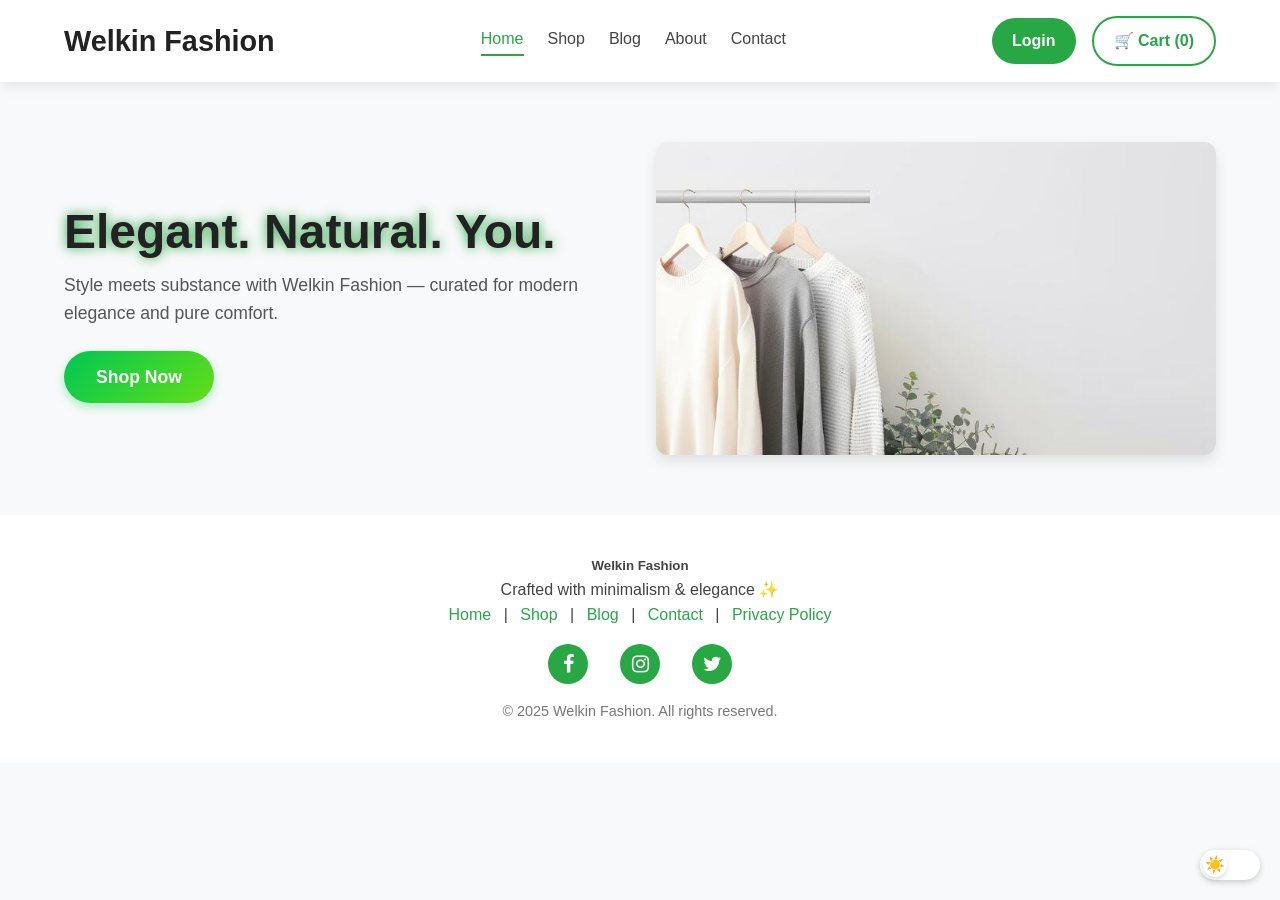
<file: welkin-fashion/index.html>
<!DOCTYPE html>
<html lang="en">
<head>
  <meta charset="UTF-8" />
  <meta name="viewport" content="width=device-width,initial-scale=1" />
  <title>Welkin Fashion</title>
  <link rel="stylesheet" href="css/style.css">
  <link rel="stylesheet" href="css/theme-toggle.css" />
  <link rel="stylesheet" href="https://cdnjs.cloudflare.com/ajax/libs/font-awesome/4.7.0/css/font-awesome.min.css">

</head>
<body>

<header class="main-header">
  <div class="container flex-space">
    <h2 class="logo">Welkin Fashion</h2>
    <nav class="nav-list">
      <a class="active" href="index.html">Home</a>
      <a href="shop.html">Shop</a>
      <a href="blog.html">Blog</a>
      <a href="regular-page.html">About</a>
      <a href="contact.html">Contact</a>
    </nav>
    <div class="header-actions">
      <!-- <button class="btn login-btn">Login</button> -->
      <a href="login.html" class="btn login-btn">Login</a>
      <!-- <button class="btn cart-btn">🛒 Cart (<span id="cart-count">0</span>)</button> -->
       <a href="cart.html" class="btn cart-btn">🛒 Cart (<span id="cart-count">0</span>)</a>
      <button class="mobile-menu-toggle">☰</button>
    </div>
  </div>
</header>

<section class="hero-section">
  <div class="container hero-content">
    <div class="hero-text">
      <h1 class="fade-in-down">Elegant. Natural. You.</h1>
      <p class="fade-in-up">
        Style meets substance with Welkin Fashion — curated for modern elegance and pure comfort.
      </p>

      <a href="shop.html" class="btn btn-success px-4 py-2 rounded-pill fs-5">Shop Now</a>
      <!-- <button class="btn shop-btn">Shop Now</button> -->
    </div>
    <div class="hero-image fade-in-right">
      <img src="img/core-img/hero-banner.jpg" alt="Hero banner" >
    </div>
  </div>
</section>

<footer class="site-footer">
  <div class="container">
    <h5>Welkin Fashion</h5>
    <p>Crafted with minimalism & elegance ✨</p>
    <div class="footer-links">
      <a href="index.html">Home</a> |
      <a href="shop.html">Shop</a> |
      <a href="blog.html">Blog</a> |
      <a href="contact.html">Contact</a> |
      <a href="privacy-policy.html">Privacy Policy</a>
    </div>
    <!-- <div class="social-icons">
      <a href="#">F</a><a href="#">I</a><a href="#">T</a>
    </div> -->


    <div class="social-icons">
  <a href="#" class="fa fa-facebook"></a>
  <a href="#" class="fa fa-instagram"></a>
  <a href="#" class="fa fa-twitter"></a>
</div>


    <p class="copyright">© 2025 Welkin Fashion. All rights reserved.</p>
  </div>
</footer>

<script src="js/main.js"></script>
<script src="js/index.js"></script> <!-- empty unless page-specific --> 






<!-- Theme Switcher -->

<script src="js/theme-toggle.js"></script>
</body>
</html>
</file>
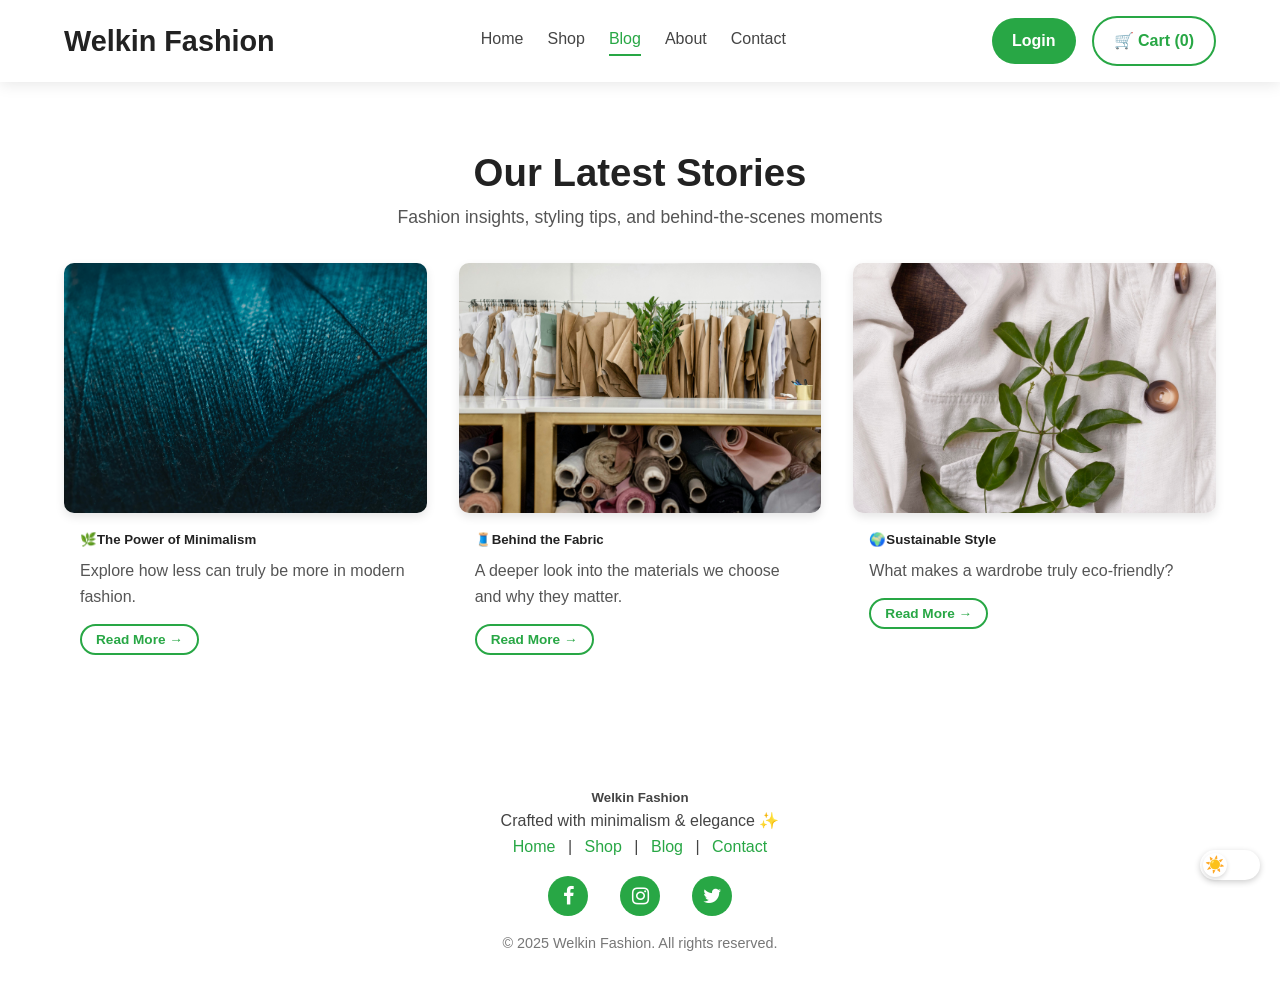
<file: welkin-fashion/blog.html>
<!DOCTYPE html>
<html lang="en">
<head>
  <meta charset="UTF-8" />
  <meta name="viewport" content="width=device-width, initial-scale=1.0" />
  <title>Blog — Welkin Fashion</title>
  <link rel="stylesheet" href="css/style.css" />
   <link rel="stylesheet" href="css/theme-toggle.css" />
   <link rel="stylesheet" href="https://cdnjs.cloudflare.com/ajax/libs/font-awesome/4.7.0/css/font-awesome.min.css">

</head>
<body>

<header class="main-header">
  <div class="container flex-space">
    <h2 class="logo">Welkin Fashion</h2>
    <nav class="nav-list">
      <a href="index.html">Home</a>
      <a href="shop.html">Shop</a>
      <a class="active" href="blog.html">Blog</a>
      <a href="regular-page.html">About</a>
      <a href="contact.html">Contact</a>
    </nav>
    <div class="header-actions">
      <!-- <button class="btn login-btn">Login</button> -->
       <a href="login.html" class="btn login-btn">Login</a>
      <!-- <button class="btn cart-btn">🛒 Cart (<span id="cart-count">0</span>)</button> -->
        <a href="cart.html" class="btn cart-btn">🛒 Cart (<span id="cart-count">0</span>)</a>
      <button class="mobile-menu-toggle">☰</button>
    </div>
  </div>
</header>

<section class="blog-section">
  <div class="container">
    <div class="section-heading">
      <h2>Our Latest Stories</h2>
      <p>Fashion insights, styling tips, and behind-the-scenes moments</p>
    </div>

    <div class="blog-grid">
      <!-- Blog 1 -->
      <div class="blog-card fade-in-up">
        <img src="img\blog-img\blog-1.jpg" alt="Blog 1" height="250" width="400">
        <div class="card-body">
          <h5 class="card-title">🌿The Power of Minimalism</h5>
          <p class="card-text">Explore how less can truly be more in modern fashion.</p>
          <a href="single-blog.html" class="btn outline small">Read More →</a>
        </div>
      </div>

      <!-- Blog 2 -->
      <div class="blog-card fade-in-up">
        <img src="img/blog-img/blog-2.jpg" alt="Blog 2"  height="250" width="400">
        <div class="card-body">
          <h5 class="card-title">🧵Behind the Fabric</h5>
          <p class="card-text">A deeper look into the materials we choose and why they matter.</p>
          <a href="single-blog.html" class="btn outline small">Read More →</a>
        </div>
      </div>

      <!-- Blog 3 -->
      <div class="blog-card fade-in-up">
        <img src="img/blog-img/blog-3.jpg" alt="Blog 3"  height="250" width="400">
        <div class="card-body">
          <h5 class="card-title">🌍Sustainable Style</h5>
          <p class="card-text">What makes a wardrobe truly eco-friendly?</p>
          <a href="single-blog.html" class="btn outline small">Read More →</a>
        </div>
      </div>
    </div>
  </div>
</section>

<footer class="site-footer">
  <div class="container text-center">
    <h5>Welkin Fashion</h5>
    <p>Crafted with minimalism & elegance ✨</p>
    <div class="footer-links">
      <a href="index.html">Home</a> |
      <a href="shop.html">Shop</a> |
      <a href="blog.html">Blog</a> |
      <a href="contact.html">Contact</a>
    </div>
    <!-- <div class="social-icons">
      <a href="#">F</a> <a href="#">I</a> <a href="#">T</a>
    </div> -->

    <div class="social-icons">
  <a href="#" class="fa fa-facebook"></a>
  <a href="#" class="fa fa-instagram"></a>
  <a href="#" class="fa fa-twitter"></a>
</div>

    <p class="copyright">© 2025 Welkin Fashion. All rights reserved.</p>
  </div>
</footer>

<script src="js/main.js"></script>
<script src="js/blog.js"></script>
<script src="js/theme-toggle.js"></script>
</body>
</html>
</file>
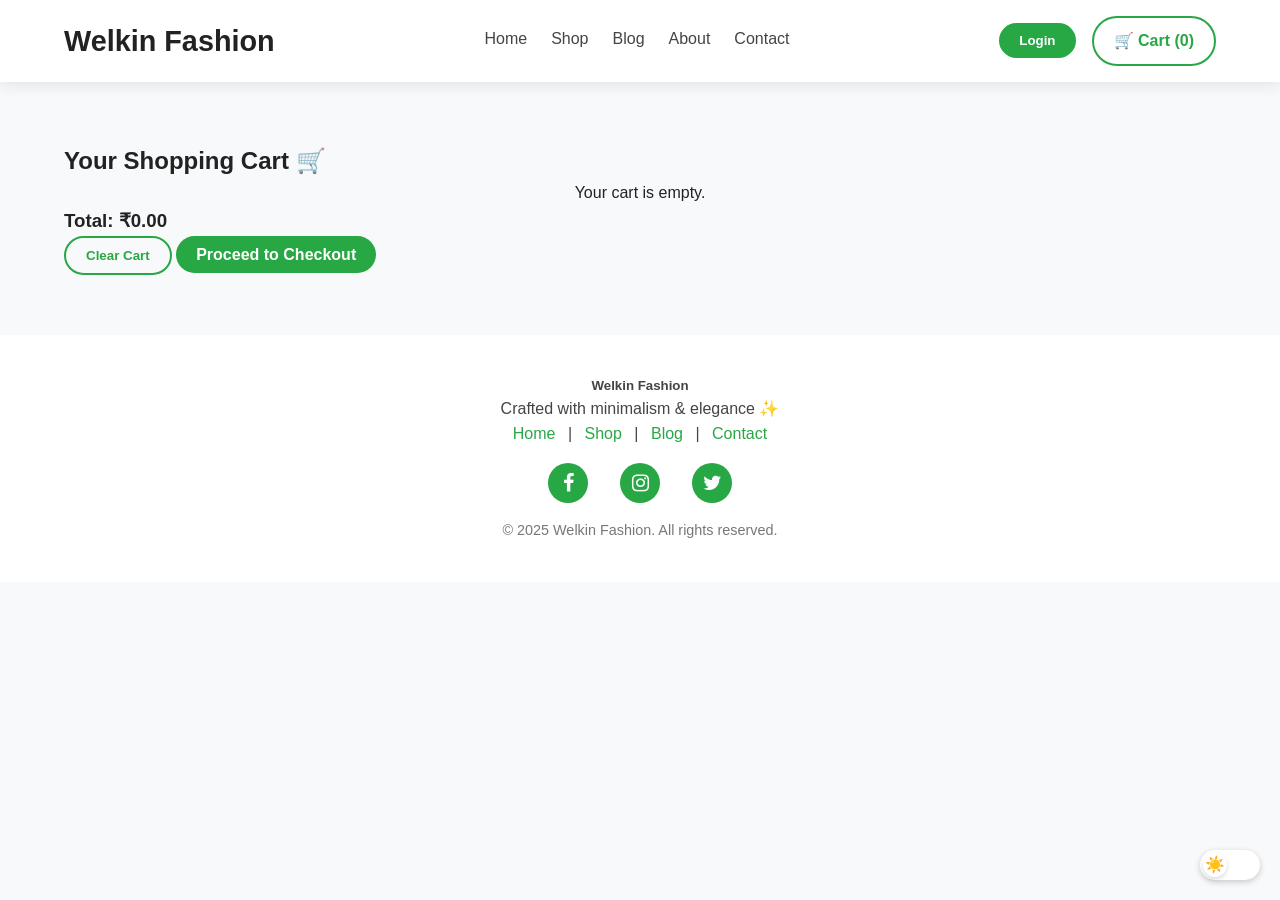
<file: welkin-fashion/cart.html>
<!DOCTYPE html>
<html lang="en">
<head>
  <meta charset="UTF-8" />
  <meta name="viewport" content="width=device-width, initial-scale=1.0" />
  <title>Your Cart — Welkin Fashion</title>
  <link rel="stylesheet" href="css/style.css" />
   <link rel="stylesheet" href="css/theme-toggle.css" />
   <link rel="stylesheet" href="https://cdnjs.cloudflare.com/ajax/libs/font-awesome/4.7.0/css/font-awesome.min.css">

</head>
<body>
  <!-- HEADER -->
  <header class="main-header">
    <div class="container flex-space">
      <h2 class="logo">Welkin Fashion</h2>
      <nav class="nav-list">
        <a href="index.html">Home</a>
        <a href="shop.html">Shop</a>
        <a href="blog.html">Blog</a>
        <a href="regular-page.html">About</a>
        <a href="contact.html">Contact</a>
      </nav>
      <div class="header-actions">
        <button class="btn login-btn">Login</button>
        <a href="cart.html" class="btn cart-btn active">🛒 Cart (<span id="cart-count">0</span>)</a>
        <button class="mobile-menu-toggle">☰</button>
      </div>
    </div>
  </header>

  <!-- CART SECTION -->
  <section class="cart-section">
    <div class="container">
      <h2>Your Shopping Cart 🛒</h2>
      <div id="cart-items"></div>
      <!-- <div class="total-section">
        <h3>Total: ₹<span id="cart-total">0.00</span></h3>
        <button id="clear-cart" class="btn outline">Clear Cart</button>
      </div> -->



      <div class="total-section">
  <h3>Total: ₹<span id="cart-total">0.00</span></h3>
  <button id="clear-cart" class="btn outline">Clear Cart</button>
  <a href="chekout.html" class="btn">Proceed to Checkout</a> <!-- ← Add this -->


  <!-- <a href="#" id="checkoutBtn" class="btn">Proceed to Checkout</a>
<script>
  document.getElementById('checkoutBtn').addEventListener('click', function () {
    window.location.href = 'checkout.html'; // JS redirection
  });
</script> -->

</div>

    </div>

  </section>

  <!-- FOOTER -->
  <footer class="site-footer">
    <div class="container text-center">
      <h5>Welkin Fashion</h5>
      <p>Crafted with minimalism & elegance ✨</p>
      <div class="footer-links"><a href="index.html">Home</a> | <a href="shop.html">Shop</a> | <a href="blog.html">Blog</a> | <a href="contact.html">Contact</a></div>
      <!-- <div class="social-icons"><a href="#">F</a><a href="#">I</a><a href="#">T</a></div> -->

      <div class="social-icons">
  <a href="#" class="fa fa-facebook"></a>
  <a href="#" class="fa fa-instagram"></a>
  <a href="#" class="fa fa-twitter"></a>
</div>

      <p class="copyright">© 2025 Welkin Fashion. All rights reserved.</p>
    </div>
  </footer>

  <script src="js/cart.js"></script>
<script src="js/theme-toggle.js"></script>
</body>
</html>
</file>
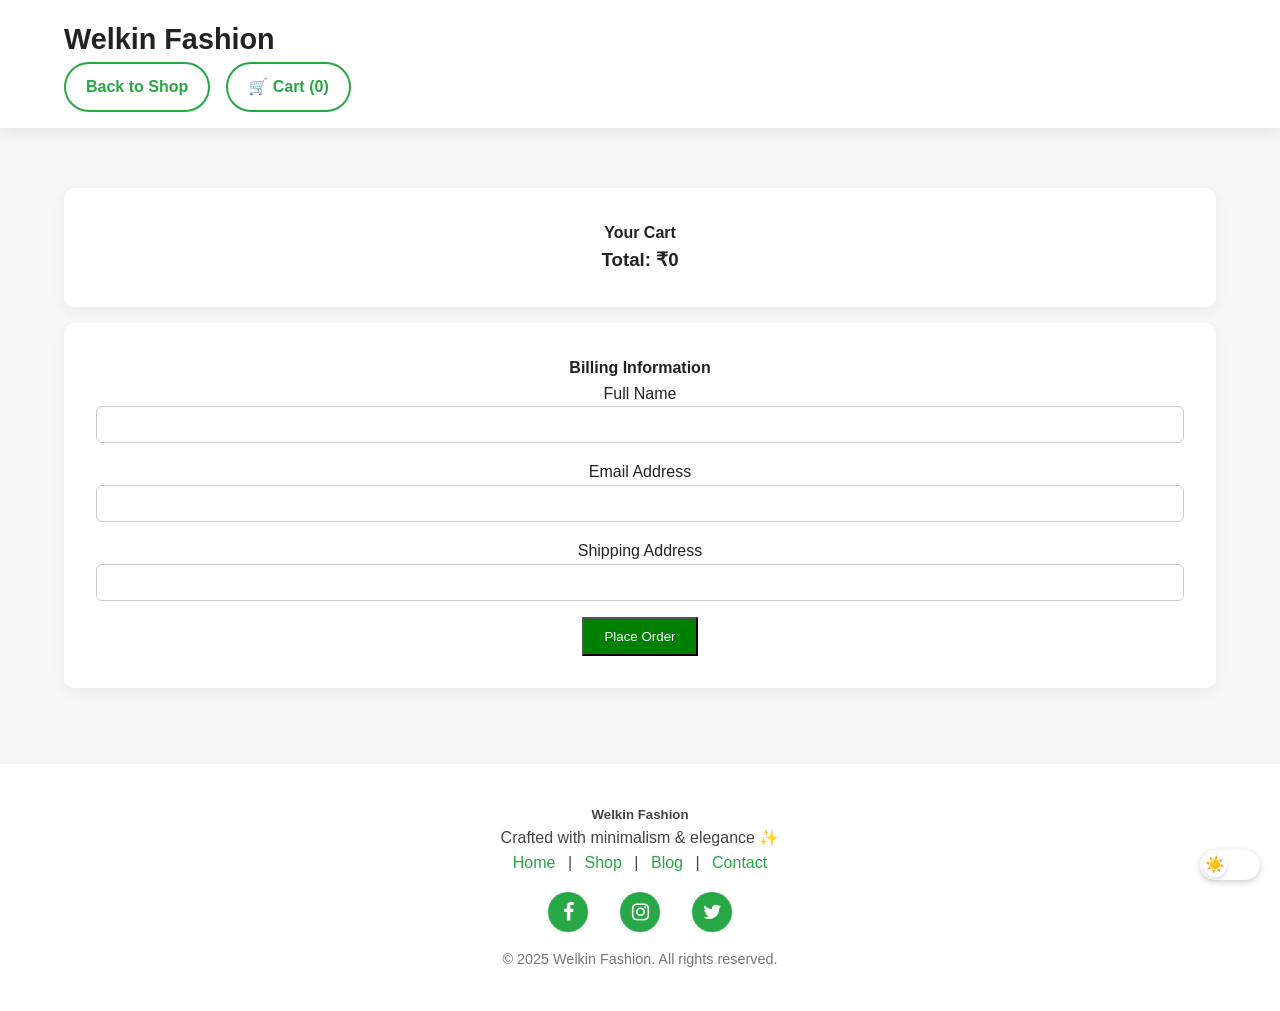
<file: welkin-fashion/chekout.html>
<!DOCTYPE html>
<html lang="en">
<head>
  <meta charset="UTF-8" />
  <meta name="viewport" content="width=device-width, initial-scale=1.0" />
  <title>Checkout — Welkin Fashion</title>
  <link rel="stylesheet" href="css/style.css" />
   <link rel="stylesheet" href="css/theme-toggle.css" />
   <link rel="stylesheet" href="https://cdnjs.cloudflare.com/ajax/libs/font-awesome/4.7.0/css/font-awesome.min.css">

</head>
<body>
  <header class="main-header">
    <div class="container">
      <h2 class="logo">Welkin Fashion</h2>
      <div class="header-actions">
        <a href="shop.html" class="btn outline cart-btn">Back to Shop</a>
        <!-- <button class="btn cart-btn">🛒 Cart (<span id="cart-count">0</span>)</button> -->
          <a href="cart.html" class="btn cart-btn">🛒 Cart (<span id="cart-count">0</span>)</a>
        <button class="mobile-menu-toggle">☰</button>
      </div>
    </div>
  </header>

  <section class="checkout-section py-5">
    <div class="container">
      <div class="row g-4">
        <!-- Cart summary -->
        <div class="col-md-6">
          <div class="card fade-in-up p-4">
            <h4>Your Cart</h4>
            <ul id="checkout-cart-list" class="list-group list-group-flush mb-3"></ul>
            <!-- <h5>Total: ₹<span id="checkout-total">0</span></h5> -->

            <h3>Total: ₹<span id="cart-total">0</span></h3>
          </div>
        </div>
        <!-- Billing Form -->
        <div class="col-md-6">
          <div class="card fade-in-up p-4">
            <h4>Billing Information</h4>
            <form id="checkout-form">
              <div class="mb-3">
                <label for="fullname">Full Name</label>
                <input type="text" id="fullname" class="form-control" required/>
              </div>
              <div class="mb-3">
                <label for="email">Email Address</label>
                <input type="email" id="email" class="form-control" required/>
              </div>
              <div class="mb-3">
                <label for="address">Shipping Address</label>
                <input type="text" id="address" class="form-control" required/>
              </div>
              <!-- <button type="submit" class="btn w-100">Place Order</button> -->
               <button style="color: white; background: green; padding: 10px 20px;">Place Order</button>
            </form>
          </div>
        </div>
      </div>
    </div>
  </section>

  <footer class="site-footer">
    <div class="container">
      <h5>Welkin Fashion</h5>
      <p>Crafted with minimalism & elegance ✨</p>
      <div class="footer-links">
        <a href="index.html">Home</a> |
        <a href="shop.html">Shop</a> |
        <a href="blog.html">Blog</a> |
        <a href="contact.html">Contact</a>
      </div>
      <!-- <div class="social-icons">
        <a href="#">F</a><a href="#">I</a><a href="#">T</a>
      </div> -->

      <div class="social-icons">
  <a href="#" class="fa fa-facebook"></a>
  <a href="#" class="fa fa-instagram"></a>
  <a href="#" class="fa fa-twitter"></a>
</div>

      <p class="copyright">© 2025 Welkin Fashion. All rights reserved.</p>
    </div>
  </footer>

  <script src="js/main.js"></script>
  <script src="js/checkout.js"></script>
<script src="js/theme-toggle.js"></script>
</body>
</html>
</file>
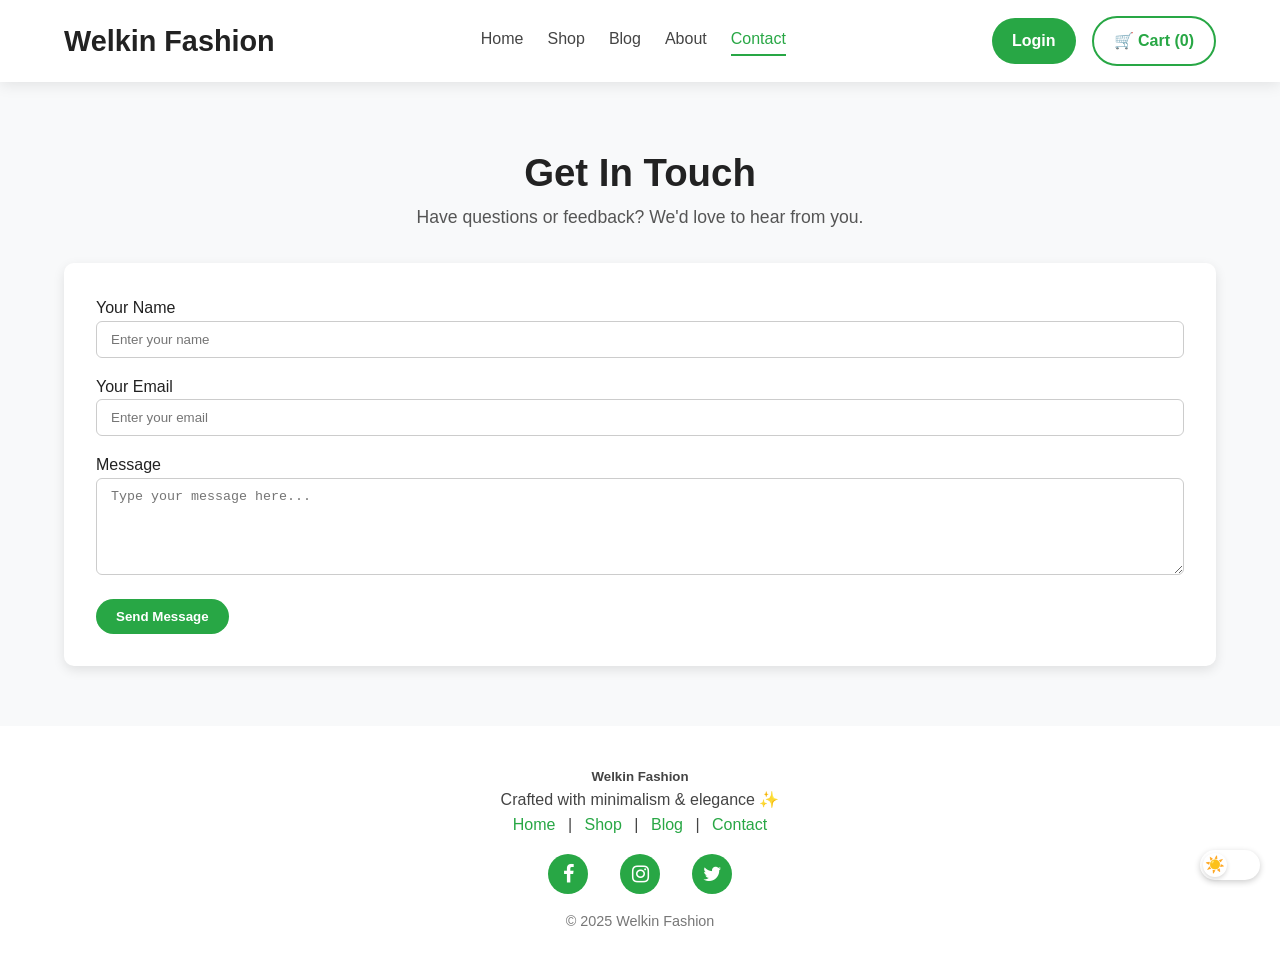
<file: welkin-fashion/contact.html>
<!-- FILE: contact.html -->
<!DOCTYPE html>
<html lang="en">
<head>
  <meta charset="UTF-8" />
  <meta name="viewport" content="width=device-width, initial-scale=1.0" />
  <title>Contact — Welkin Fashion</title>
  
  <!-- Shared CSS -->
  <link rel="stylesheet" href="css/style.css" />
   <link rel="stylesheet" href="css/theme-toggle.css" />
   <link rel="stylesheet" href="https://cdnjs.cloudflare.com/ajax/libs/font-awesome/4.7.0/css/font-awesome.min.css">

</head>
<body>
  <!-- HEADER -->
  <header class="main-header sticky fade-in-up">
    <div class="container flex-space">
      <h2 class="logo">Welkin Fashion</h2>
      <nav class="nav-list">
        <a href="index.html">Home</a>
        <a href="shop.html">Shop</a>
        <a href="blog.html">Blog</a>
        <a href="regular-page.html">About</a>
        <a href="contact.html" class="active">Contact</a>
      </nav>
      <div class="header-actions">
        <!-- <button class="btn login-btn">Login</button> -->
         <a href="login.html" class="btn login-btn">Login</a>
        <a href="cart.html" class="btn cart-btn">🛒 Cart (<span id="cart-count">0</span>)</a>
        <button class="mobile-menu-toggle">☰</button>
      </div>
    </div>
  </header>

  <!-- CONTACT SECTION -->
  <section class="contact-section fade-in-up">
    <div class="container">
      <div class="section-heading text-center mb-5">
        <h2 class="display-5">Get In Touch</h2>
        <p class="text-muted">Have questions or feedback? We'd love to hear from you.</p>
      </div>

      <div class="row justify-content-center">
        <div class="col-md-8">
          <form action="https://formspree.io/f/xgvylglp" method="POST" class="contact-form">
            <div class="mb-4">
              <label for="name" class="form-label">Your Name</label>
              <input type="text" id="name" name="name" class="form-control" placeholder="Enter your name" required />
            </div>
            <div class="mb-4">
              <label for="email" class="form-label">Your Email</label>
              <input type="email" id="email" name="_replyto" class="form-control" placeholder="Enter your email" required />
            </div>
            <div class="mb-4">
              <label for="message" class="form-label">Message</label>
              <textarea id="message" name="message" rows="5" class="form-control" placeholder="Type your message here..." required></textarea>
            </div>
            <div class="text-center">
              <button type="submit" class="btn">Send Message</button>
            </div>
          </form>
        </div>
      </div>
    </div>
  </section>

  <!-- FOOTER -->
  <footer class="site-footer">
    <div class="container">
      <h5>Welkin Fashion</h5>
      <p>Crafted with minimalism & elegance ✨</p>
      <div class="footer-links">
        <a href="index.html">Home</a> |
        <a href="shop.html">Shop</a> |
        <a href="blog.html">Blog</a> |
        <a href="contact.html">Contact</a>
      </div>
      <!-- <div class="social-icons">
        <a href="#">F</a><a href="#">I</a><a href="#">T</a>
      </div> -->

      <div class="social-icons">
  <a href="#" class="fa fa-facebook"></a>
  <a href="#" class="fa fa-instagram"></a>
  <a href="#" class="fa fa-twitter"></a>
</div>

      <p class="copyright">© 2025 Welkin Fashion</p>
    </div>
  </footer>

  <!-- JS -->
  <script src="js/main.js"></script>
  <script src="js/contact.js"></script>
<script src="js/theme-toggle.js"></script>
</body>
</html>
</file>
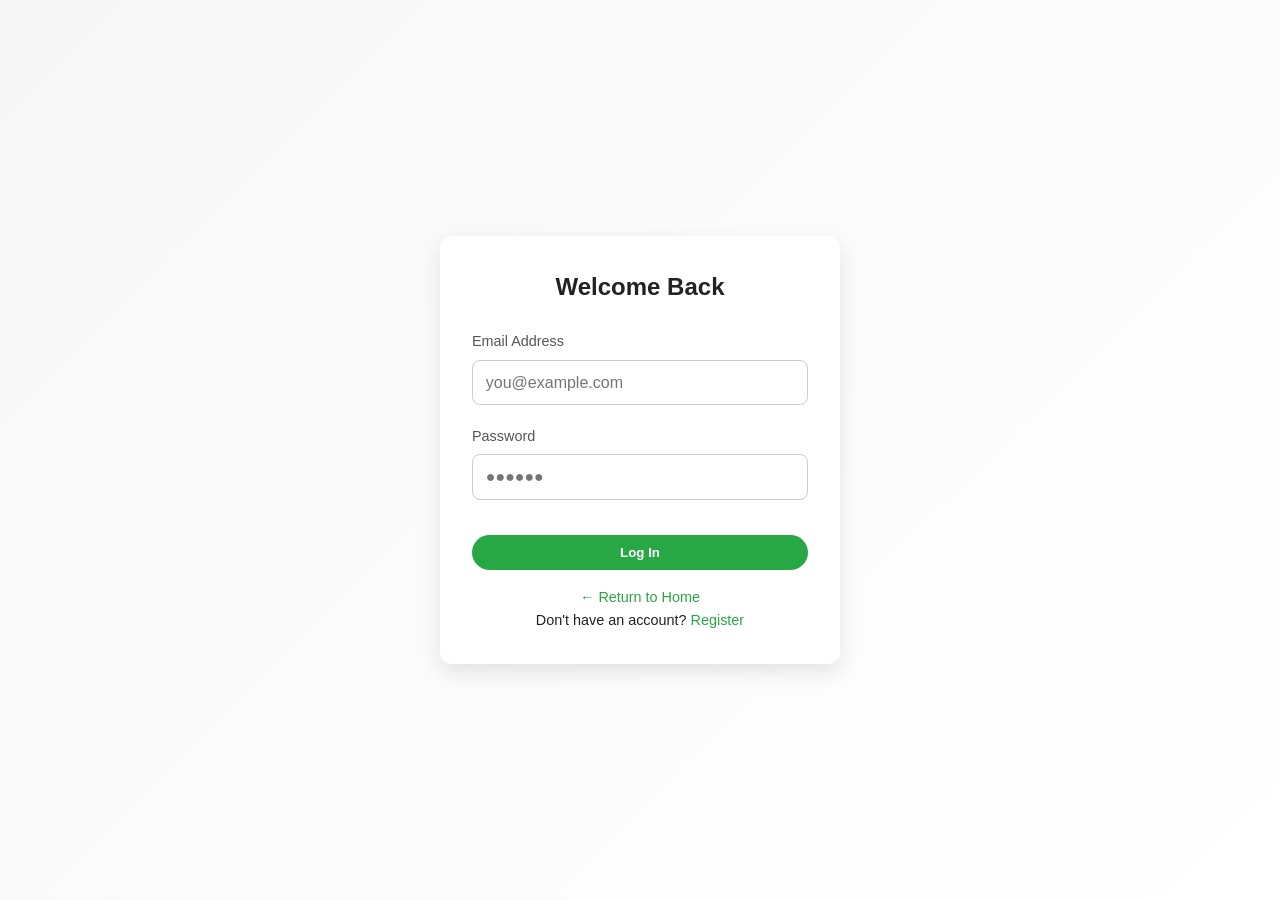
<file: welkin-fashion/login.html>
<!DOCTYPE html>
<html lang="en">
<head>
  <meta charset="UTF-8" />
  <meta name="viewport" content="width=device-width, initial-scale=1.0" />
  <title>Login — Welkin Fashion</title>
  <link rel="stylesheet" href="css/style.css" />
  <style>
    /* Page-specific styles */
    body.login-page {
      background: linear-gradient(135deg, var(--bg-alt), var(--bg-light));
      min-height: 100vh;
      display: flex;
      justify-content: center;
      align-items: center;
    }
    .login-card {
      background: var(--bg-light);
      padding: 2rem;
      border-radius: 12px;
      box-shadow: 0 8px 20px rgba(0,0,0,0.1);
      width: 100%;
      max-width: 400px;
      animation: fadeInUp 0.8s ease;
    }
    .login-card h2 {
      margin-bottom: 1.5rem;
      color: var(--text-dark);
      text-align: center;
    }
    .login-card .form-group {
      margin-bottom: 1.2rem;
    }
    .login-card label {
      display: block;
      margin-bottom: 0.4rem;
      font-size: 0.9rem;
      color: var(--text-muted);
    }
    .login-card input {
      width: 100%;
      padding: 0.8rem;
      border: 1px solid #ccc;
      border-radius: 8px;
      font-size: 1rem;
      transition: border-color 0.3s, box-shadow 0.3s;
    }
    .login-card input:focus {
      border-color: var(--primary);
      box-shadow: 0 0 8px rgba(40,167,69,0.2);
      outline: none;
    }
    .login-card button {
      width: 100%;
      margin-top: 1rem;
    }
    .login-card .extra {
      text-align: center;
      margin-top: 1rem;
      font-size: 0.9rem;
    }
    .login-card .extra a {
      color: var(--primary);
      text-decoration: none;
      transition: color 0.3s;
    }
    .login-card .extra a:hover {
      text-decoration: underline;
    }
  </style>
</head>
<body class="login-page">
  <div class="login-card">
    <h2>Welcome Back</h2>
    <form action="index.html" method="get">
      <div class="form-group">
        <label for="email">Email Address</label>
        <input type="email" id="email" placeholder="you@example.com" required />
      </div>
      <div class="form-group">
        <label for="password">Password</label>
        <input type="password" id="password" placeholder="●●●●●●" required />
      </div>
      <button type="submit" class="btn">Log In</button>
    </form>
    <div class="extra">
      <p><a href="index.html">← Return to Home</a></p>
      <p>Don't have an account? <a href="#">Register</a></p>
    </div>
  </div>

  <script>
    // Optional client-side enhancement:
    document.querySelector('form').addEventListener('submit', e => {
      e.preventDefault();
      // Future: Add validation or API call here
      window.location.href = 'index.html';
    });
  </script>
</body>
</html>
</file>
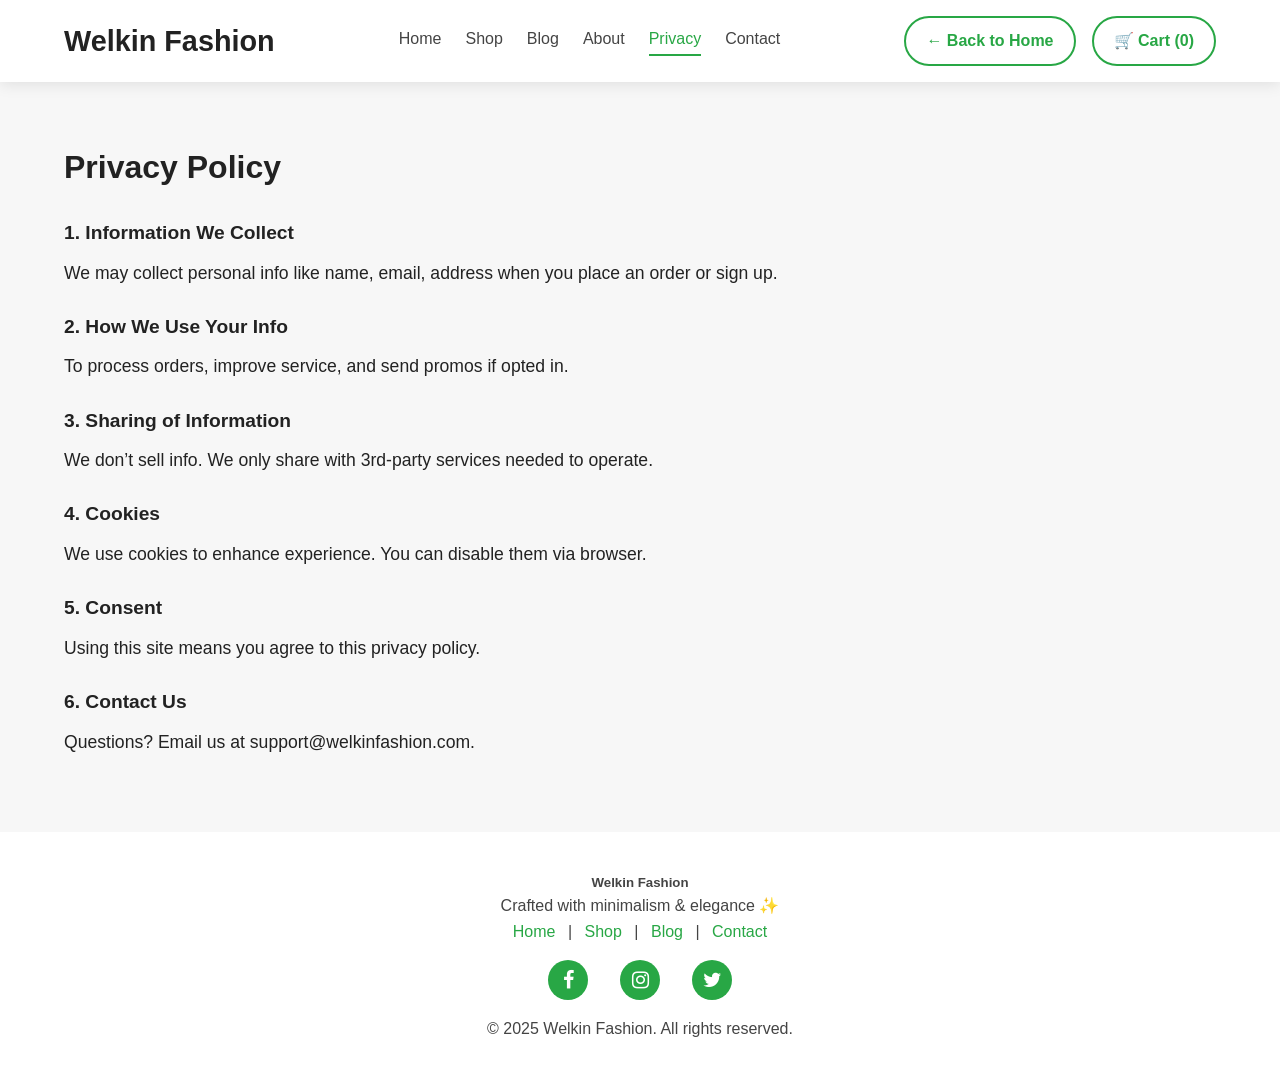
<file: welkin-fashion/privacy-policy.html>
<!DOCTYPE html>
<html lang="en">
<head>
  <meta charset="UTF-8" />
  <meta name="viewport" content="width=device-width, initial-scale=1.0" />
  <meta name="robots" content="noindex" />
  <title>Privacy Policy — Welkin Fashion</title>
  <link rel="stylesheet" href="css/style.css" />
  <link rel="stylesheet" href="https://cdnjs.cloudflare.com/ajax/libs/font-awesome/4.7.0/css/font-awesome.min.css">

</head>
<body>

  <header class="main-header sticky fade-in-up">
    <div class="container flex-space">
      <h2 class="logo">Welkin Fashion</h2>
      <nav class="nav-list">
        <a href="index.html">Home</a>
        <a href="shop.html">Shop</a>
        <a href="blog.html">Blog</a>
        <a href="regular-page.html">About</a>
        <a href="privacy-policy.html" class="active">Privacy</a>
        <a href="contact.html">Contact</a>
      </nav>
      <div class="header-actions">
        <a href="index.html" class="btn outline">← Back to Home</a>
        <a href="cart.html" class="btn cart-btn">🛒 Cart (<span id="cart-count">0</span>)</a>
        <button class="mobile-menu-toggle">☰</button>
      </div>
    </div>
  </header>

  <section class="privacy-section fade-in-up">
    <div class="container">
      <h2>Privacy Policy</h2>

      <h4>1. Information We Collect</h4>
      <p>We may collect personal info like name, email, address when you place an order or sign up.</p>

      <h4>2. How We Use Your Info</h4>
      <p>To process orders, improve service, and send promos if opted in.</p>

      <h4>3. Sharing of Information</h4>
      <p>We don’t sell info. We only share with 3rd-party services needed to operate.</p>

      <h4>4. Cookies</h4>
      <p>We use cookies to enhance experience. You can disable them via browser.</p>

      <h4>5. Consent</h4>
      <p>Using this site means you agree to this privacy policy.</p>

      <h4>6. Contact Us</h4>
      <p>Questions? Email us at <a href="mailto:support@welkinfashion.com">support@welkinfashion.com</a>.</p>
    </div>
  </section>

  <footer class="site-footer">
    <div class="container text-center py-4">
      <h5>Welkin Fashion</h5>
      <p>Crafted with minimalism & elegance ✨</p>
      <div class="footer-links">
        <a href="index.html">Home</a> |
        <a href="shop.html">Shop</a> |
        <a href="blog.html">Blog</a> |
        <a href="contact.html">Contact</a>
      </div>
      <!-- <div class="social-icons">
        <a href="#">F</a><a href="#">I</a><a href="#">T</a>
      </div> -->

      <div class="social-icons">
  <a href="#" class="fa fa-facebook"></a>
  <a href="#" class="fa fa-instagram"></a>
  <a href="#" class="fa fa-twitter"></a>
</div>

      <p class="mt-3 text-muted small">© 2025 Welkin Fashion. All rights reserved.</p>
    </div>
  </footer>

  <script src="js/main.js"></script>
  <script src="js/privacy.js"></script>
</body>
</html>
</file>
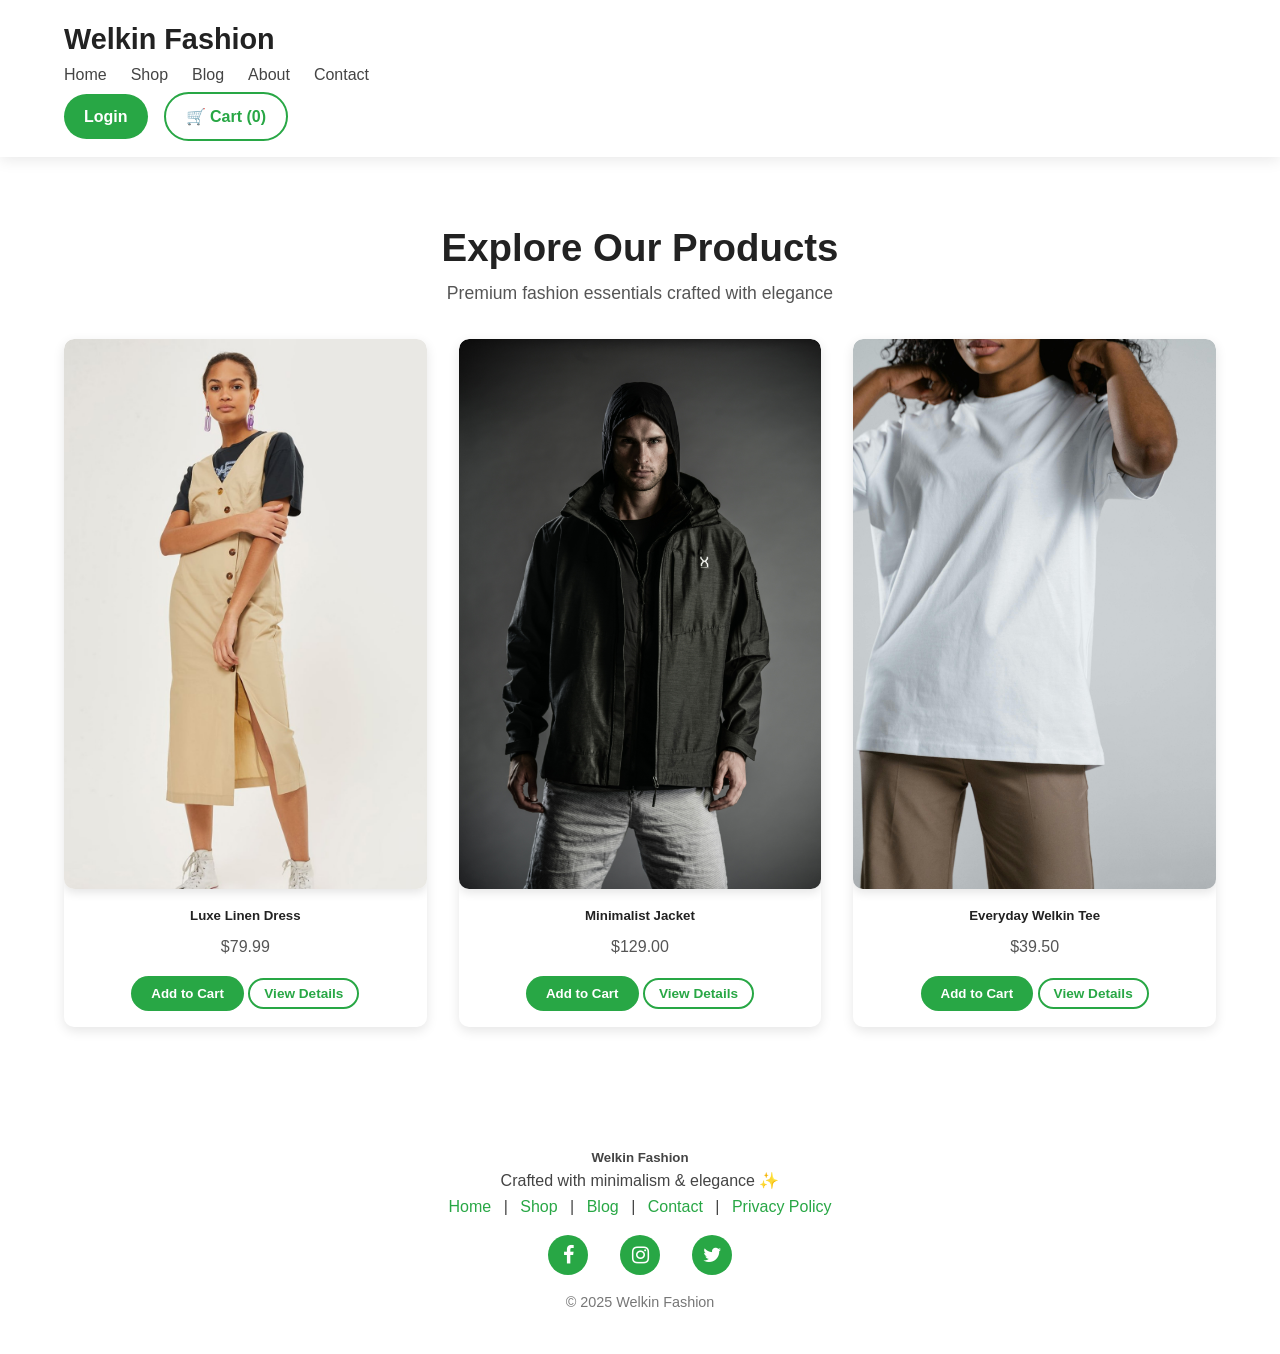
<file: welkin-fashion/shop.html>
<!-- FILE: shop.html -->
<!DOCTYPE html>
<html lang="en">
<head>
  <meta charset="UTF-8" />
  <meta name="viewport" content="width=device-width, initial-scale=1.0" />
  <title>Shop — Welkin Fashion</title>
  <link rel="stylesheet" href="css/style.css" />
  <link rel="stylesheet" href="https://cdnjs.cloudflare.com/ajax/libs/font-awesome/4.7.0/css/font-awesome.min.css">

</head>
<body>

<header class="main-header">
  <div class="container">
    <h2 class="logo">Welkin Fashion</h2>
    <nav class="nav-list">
      <a href="index.html">Home</a>
      <a href="shop.html">Shop</a>
      <a href="blog.html">Blog</a>
      <a href="regular-page.html">About</a>
      <a href="contact.html">Contact</a>
    </nav>
    <div class="header-actions">
      <!-- <button class="btn login-btn">Login</button> -->

      <a href="login.html" class="btn login-btn">Login</a>
      <!-- <button class="btn cart-btn">🛒 Cart (<span id="cart-count">0</span>)</button> -->
        <a href="cart.html" class="btn cart-btn">🛒 Cart (<span id="cart-count">0</span>)</a> 
      <button class="mobile-menu-toggle">☰</button>
    </div>
  </div>
</header>

<section class="shop-section">
  <div class="container">
    <div class="section-heading">
      <h2>Explore Our Products</h2>
      <p>Premium fashion essentials crafted with elegance</p>
    </div>

    <div class="product-grid">
      <!-- Product 1 -->
      <div class="card fade-in-up">
        <img src="img/product-img/product-1.jpg" alt="Luxe Linen Dress" height="550" width="550">
        <div class="card-body">
          <h5>Luxe Linen Dress</h5>
          <p>$79.99</p>
          <button class="btn add-to-cart" data-id="p1" data-name="Luxe Linen Dress" data-price="79.99">Add to Cart</button>
          <a href="single-product-details.html" class="btn outline small">View Details</a>
        </div>
      </div>

      <!-- Product 2 -->
      <div class="card fade-in-up">
        <img src="img/product-img/product-2.jpg" alt="Minimalist Jacket" height="550" width="550">
        <div class="card-body">
          <h5>Minimalist Jacket</h5>
          <p>$129.00</p>
          <button class="btn add-to-cart" data-id="p2" data-name="Minimalist Jacket" data-price="129.00">Add to Cart</button>
          <a href="single-product-details.html" class="btn outline small">View Details</a>
        </div>
      </div>

      <!-- Product 3 -->
      <div class="card fade-in-up">
        <img src="img/product-img/product-3.jpg" alt="Essentials Tee"  height="550" width="550">
        <div class="card-body">
          <h5>Everyday Welkin Tee</h5>
          <p>$39.50</p>
          <button class="btn add-to-cart" data-id="p3" data-name="Essentials Tee" data-price="39.50">Add to Cart</button>
          <a href="single-product-details.html" class="btn outline small">View Details</a>
        </div>
      </div>
    </div>
  </div>
</section>

<footer class="site-footer">
  <div class="container">
    <h5>Welkin Fashion</h5>
    <p>Crafted with minimalism & elegance ✨</p>
    <div class="footer-links">
      <a href="index.html">Home</a> |
      <a href="shop.html">Shop</a> |
      <a href="blog.html">Blog</a> |
      <a href="contact.html">Contact</a> |
      <a href="privacy-policy.html">Privacy Policy</a>
    </div>
    <!-- <div class="social-icons">
      <a href="#">F</a> <a href="#">I</a> <a href="#">T</a>
    </div> -->
    <div class="social-icons">
  <a href="#" class="fa fa-facebook"></a>
  <a href="#" class="fa fa-instagram"></a>
  <a href="#" class="fa fa-twitter"></a>
</div>

    <p class="copyright">© 2025 Welkin Fashion</p>
  </div>
</footer>

<script src="js/main.js"></script>
<script src="js/shop.js"></script>
</body>
</html>
</file>
<file: welkin-fashion/css/style.css>
/* =========================
   Welkin Fashion – Global Style
=========================== */

/* Variables */
:root {
  --primary: #28a745;
  --primary-dark: #218838;
  --accent: #f15a24;
  --text-dark: #222;
  --text-muted: #555;
  --bg-light: #fff;
  --bg-alt: #f7f7f7;
  --glow: 0 0 15px var(--primary), 0 0 30px var(--primary);
}

/* Reset & Base */
* { margin:0; padding:0; box-sizing:border-box; }
body {
  font-family: 'Segoe UI', sans-serif;
  color: var(--text-dark);
  background: var(--bg-alt);
  line-height:1.6;
}
a { text-decoration:none; color: inherit; }
img { max-width:100%; display:block; }
.container {
  width:90%; max-width:1200px;
  margin:0 auto;
}
section { padding:60px 0; }

/* Header & Nav */
.main-header {
  background: var(--bg-light);
  padding:1rem 0;
  position:sticky; top:0; z-index:1000;
  box-shadow:0 2px 15px rgba(0,0,0,0.1);
}
.container.flex-space {
  display:flex; align-items:center;
  justify-content:space-between;
}
.logo { font-size:1.8rem; font-weight:700; }
.nav-list {
  display:flex; gap:1.5rem;
}
.nav-list a {
  font-weight:500; position:relative;
  padding-bottom:4px; color:#444;
}
.nav-list a.active,
.nav-list a:hover {
  color: var(--primary);
}
.nav-list a.active::after,
.nav-list a:hover::after {
  content:''; position:absolute;
  bottom:0; left:0;
  width:100%; height:2px;
  background: var(--primary);
}
.header-actions {
  display:flex; gap:1rem; align-items:center;
}
.mobile-menu-toggle {
  display:none; border:none; background:none;
  font-size:1.5rem; cursor:pointer;
}
@media(max-width:768px){
  .nav-list { display:none; flex-direction:column; width:100%; }
  .nav-list.show { display:flex; }
  .mobile-menu-toggle { display:block; }
}

/* Buttons */
.btn {
  background: var(--primary);
  color:#fff;
  padding:10px 20px;
  border:none; border-radius:30px;
  font-weight:600;
  cursor:pointer;
  transition: all .3s ease;
}
.btn.outline {
  background:transparent;
  color: var(--primary);
  border:2px solid var(--primary);
}
.btn.small {
  font-size:0.85rem;
  padding:6px 14px;
}
.btn:hover,
.btn.outline:hover {
  background: var(--primary);
  color:#fff;
  box-shadow: var(--glow);
  transform: scale(1.05);
}
.cart-btn {
  background:transparent;
  color: var(--primary);
  border:2px solid var(--primary);
}
.cart-btn:hover {
  background: var(--primary);
  color:#fff;
}

/* 
Add spacing below the hero text
.hero-text .shop-btn {
  margin-top: 1.5rem;} /* or try 2rem if needed */
 */

/* Hero Section
.hero-section { background: var(--bg-light); }
.hero-content {
  display:flex; flex-wrap:wrap;
  align-items:center; gap:2rem;
}
.hero-text h1 {
  font-size:3rem;
  text-shadow:0 0 12px var(--primary);
  animation: fadeInDown 1s ease;
}
.hero-text p {
  font-size:1.1rem;
  color: var(--text-muted);
  animation: fadeInUp 1s ease;
}
@media(max-width:768px){
  .hero-text h1 { font-size:2.4rem; text-align:center; }
  .hero-content { flex-direction:column; text-align:center; }
} */


/* Hero Section */
.hero-section {
  background: var(--bg-light);
}
.hero-content {
  display: flex;
  flex-wrap: wrap;
  align-items: center;
  gap: 2rem;
  justify-content: space-between;
}

.hero-text {
  flex: 1 1 45%;
}
.hero-text h1 {
  font-size: 3rem;
  text-shadow: 0 0 12px var(--primary);
  animation: fadeInDown 1s ease;
}
.hero-text p {
  font-size: 1.1rem;
  color: var(--text-muted);
  animation: fadeInUp 1s ease;
}

/* NEW ADDITION 👇 */
.hero-image {
  flex: 1 1 45%;
}
.hero-image img {
  width: 100%;
  max-height: 500px;
  object-fit: cover;
  border-radius: 12px;
  box-shadow: 0 6px 14px rgba(0, 0, 0, 0.1);
}

@media(max-width: 768px) {
  .hero-content {
    flex-direction: column;
    text-align: center;
  }
  .hero-text h1 {
    font-size: 2.4rem;
  }
}
/* Cards */
.card {
  background: var(--bg-light);
  border-radius:10px;
  overflow:hidden;
  text-align:center;
  box-shadow:0 4px 12px rgba(0,0,0,0.1);
  transition: transform .3s, box-shadow .3s;
}
.card:hover {
  transform: translateY(-6px);
  box-shadow:0 8px 20px rgba(0,0,0,0.15);
}
.card img { width:100%; object-fit:cover; }
.card-body { padding:1rem; }
.card-title,
.card-body h5 {
  font-weight:600; margin-bottom:.5rem;
}
.card-text,
.card-body p {
  font-size:1rem;
  margin-bottom:1rem;
  color: var(--text-muted);
}

/* Grids */
.shop-section,
.blog-section {
  background: var(--bg-light);
  padding-bottom:80px;
}
.section-heading {
  text-align:center;
  margin-bottom:2rem;
}
.section-heading h2 {
  font-size:2.4rem; font-weight:600;
}
.section-heading p {
  font-size:1.1rem; color: var(--text-muted);
}
.product-grid,
.blog-grid {
  display:grid;
  gap:2rem;
  grid-template-columns:repeat(auto-fit,minmax(300px,1fr));
}

/* Forms */
.contact-form,
.checkout-section .card {
  background: var(--bg-light);
  padding:2rem;
  border-radius:10px;
  box-shadow:0 4px 12px rgba(0,0,0,0.1);
}
.contact-form input,
.contact-form textarea,
.contact-form select,
.checkout-section .form-control {
  width:100%;
  padding:10px 14px;
  margin-bottom:1rem;
  border:1px solid #ccc;
  border-radius:6px;
  transition: all .3s ease;
}
.contact-form input:focus,
.contact-form textarea:focus,
.checkout-section .form-control:focus {
  border-color: var(--primary);
  box-shadow:0 0 8px rgba(40,167,69,0.2);
  outline:none;
}

/* Cart & Checkout */
.cart-section,
.checkout-section {
  padding:60px 0;
}
.cart-section .card,
.checkout-section .card {
  margin-bottom:1rem;
}
.cart-item {
  background: var(--bg-light);
  padding:1rem;
  border-radius:8px;
  box-shadow:0 2px 6px rgba(0,0,0,0.05);
  display:flex;
  justify-content:space-between;
  margin-bottom:1rem;
}
.cart-item .remove-btn {
  background:transparent;
  border:none;
  color:#d9534f;
  font-size:.9rem;
  cursor:pointer;
}


/*xxxxxxxxxxxxxxxxxxxxxxxxxxxxxxxxxxxxxxxxxxxxxxxxxxxxxxxxxxxxxxxxxxxxxxxxxxxxxxxxxxxxxxxxxxxxxxxxxxxxxxxxxxxxxxxxxxxxxxxxxxxxxxx
xxxxxxxxxxxxxxxxxxxxxxxxxxxxxxxxxxxxxxxxxxxxxxxxxxxxxxxxxxxxxxxxxxxxxxxxxxxxxxxxxxxxxxxxxxxxxxxxxxxxxxxxxxxxxxxxxxxxxxxxxxxxxxxx*/


/* .cart-section {
  padding: 60px 0;
  background: var(--bg-light);
}
.cart-item {
  display: flex;
  justify-content: space-between;
  background: var(--bg-light);
  padding: 1rem;
  border-radius: 8px;
  box-shadow: 0 2px 6px rgba(0,0,0,0.05);
  margin-bottom: 1rem;
}
.cart-item .remove-btn {
  background: transparent;
  border: none;
  color: #d9534f;
  cursor: pointer;
  font-size: .9rem;
}
#cart-items {
  list-style: none;
  padding: 0;
} */


/*xxxxxxxxxxxxxxxxxxxxxxxxxxxxxxxxxxxxxxxxxxxxxxxxxxxxxxxxxxxxxxxxxxxxxxxxxxxxxxxxxxxxxxxxxxxxxxxxxxxxxxxxxxxxxxxxxxxxxxxxxxxxxxx
xxxxxxxxxxxxxxxxxxxxxxxxxxxxxxxxxxxxxxxxxxxxxxxxxxxxxxxxxxxxxxxxxxxxxxxxxxxxxxxxxxxxxxxxxxxxxxxxxxxxxxxxxxxxxxxxxxxxxxxxxxxxxxxx*/


/*xxxxxxxxxxxxxxxxxxxxxxxxxxxxxxxxxxxxxxxxxxxxxxxxxxxxxxxxxxxxxxxxxxxxxxxxxxxxxxxxxxxxxxxxxxxxxxxxxxxxxxxxxxxxxxxxxxxxxxxxxxxxxxx
xxxxxxxxxxxxxxxxxxxxxxxxxxxxxxxxxxxxxxxxxxxxxxxxxxxxxxxxxxxxxxxxxxxxxxxxxxxxxxxxxxxxxxxxxxxxxxxxxxxxxxxxxxxxxxxxxxxxxxxxxxxxxxxx*/

.checkout-section {
  padding: 60px 0;
  background: var(--bg-alt);
}
.checkout-section .card {
  background: var(--bg-light);
  border-radius: 10px;
  box-shadow: 0 4px 15px rgba(0,0,0,0.05);
  padding: 2rem;
}
.checkout-section .form-control {
  width: 100%;
  padding: 10px 14px;
  margin-bottom: 1rem;
  border: 1px solid #ccc;
  border-radius: 6px;
  transition: all .3s ease;
}
.checkout-section .btn.w-100 {
  width: 100%;
  margin-top: 10px;
  background-color: var(--primary-color);
  color: #fff;
  padding: 12px;
  font-weight: bold;
  border-radius: 30px;
  transition: all 0.3s ease;
}
.checkout-section .btn.w-100:hover {
  box-shadow: var(--glow);
  transform: scale(1.03);
}



/*xxxxxxxxxxxxxxxxxxxxxxxxxxxxxxxxxxxxxxxxxxxxxxxxxxxxxxxxxxxxxxxxxxxxxxxxxxxxxxxxxxxxxxxxxxxxxxxxxxxxxxxxxxxxxxxxxxxxxxxxxxxxxxx
xxxxxxxxxxxxxxxxxxxxxxxxxxxxxxxxxxxxxxxxxxxxxxxxxxxxxxxxxxxxxxxxxxxxxxxxxxxxxxxxxxxxxxxxxxxxxxxxxxxxxxxxxxxxxxxxxxxxxxxxxxxxxxxx*/


/* Single Item Pages */
.product-detail-section,
.blog-post,
.regular-content,
.privacy-section,
.thankyou-section {
  background: var(--bg-alt);
  padding:60px 0;
}

/* .product-detail-section img {
  border-radius:10px;
  box-shadow:0 4px 12px rgba(0,0,0,0.1);
}
.product-detail-section h2 {
  font-size:2rem;
  margin-bottom:.5rem;
}
.product-detail-section p {
  font-size:1rem;
  color: var(--text-muted);
  margin-bottom:1rem;
} */

/*xxxxxxxxxxxxxxxxxxxxxxxxxxxxxxxxxxxxxxxxxxxxxxxxxxxxxxxxxxxxxxxxxxxxxxxxxxxxxxxxxxxxxxxxxxxxxxxxxxxxxxxxxxxxxxxxxxxxxxxxxxxxxxx
xxxxxxxxxxxxxxxxxxxxxxxxxxxxxxxxxxxxxxxxxxxxxxxxxxxxxxxxxxxxxxxxxxxxxxxxxxxxxxxxxxxxxxxxxxxxxxxxxxxxxxxxxxxxxxxxxxxxxxxxxxxxxxxx*/


.product-detail-section {
  padding: 60px 0;
  background: var(--bg-alt);
}
.product-detail-section img {
  border-radius: 10px;
  box-shadow: 0 4px 12px rgba(0,0,0,0.1);
}
.product-detail-section h2 {
  font-size: 2rem;
  margin-bottom: .5rem;
}
.product-detail-section p {
  font-size: 1rem;
  color: var(--text-muted);
  margin-bottom: 1rem;
}
.product-detail-section select,
.product-detail-section input {
  width: 100%;
  padding: 10px;
  margin-bottom: 1rem;
  border: 1px solid #ccc;
  border-radius: 6px;
}
.product-detail-section .hero-content {
  display: flex;
  flex-wrap: wrap;
  gap: 2rem;
  align-items: center;
  justify-content: center;
}


/*xxxxxxxxxxxxxxxxxxxxxxxxxxxxxxxxxxxxxxxxxxxxxxxxxxxxxxxxxxxxxxxxxxxxxxxxxxxxxxxxxxxxxxxxxxxxxxxxxxxxxxxxxxxxxxxxxxxxxxxxxxxxxxx
xxxxxxxxxxxxxxxxxxxxxxxxxxxxxxxxxxxxxxxxxxxxxxxxxxxxxxxxxxxxxxxxxxxxxxxxxxxxxxxxxxxxxxxxxxxxxxxxxxxxxxxxxxxxxxxxxxxxxxxxxxxxxxxx*/


.blog-post article {
  max-width:800px;
  margin:auto;
}
.blog-post h1 {
  font-size:2.4rem; margin-bottom:.5rem;
}
.blog-post p.text-muted {
  font-size:.9rem; margin-bottom:1rem;
}
.blog-post p.fs-5 {
  font-size:1.1rem;
  line-height:1.8;
  margin-bottom:1.25rem;
}
.blog-post blockquote {
  border-left:5px solid var(--primary);
  background:#f8f9fa;
  padding:1rem 1.5rem;
  margin:2rem 0;
  font-style:italic;
}

/* Regular, Privacy Content */
.regular-content .fs-5,
.privacy-section p {
  font-size:1.1rem;
  margin-bottom:1rem;
}
.regular-content .text-end {
  text-align:right;
}
@media(max-width:768px){
  .regular-content .text-end { text-align:center; }
}

/* Thank You */
.thankyou-section {
  display:flex;
  justify-content:center;
  align-items:center;
  text-align:center;
  min-height:60vh;
}
.thankyou-section h1 {
  font-size:2.4rem;
  color: var(--primary);
  margin-bottom:1rem;
}
.thankyou-section p {
  font-size:1.1rem;
  color: var(--text-muted);
  margin-bottom:2rem;
}

/* Privacy */
.privacy-section h2 {
  font-size:2rem; margin-bottom:20px;
}
.privacy-section h4 {
  font-size:1.2rem;
  margin:25px 0 10px;
}

/* 404 Page */
body.error-page {
  display:flex;
  justify-content:center;
  align-items:center;
  background: var(--bg-alt);
  min-height:100vh;
  text-align:center;
}
.error-wrapper {
  max-width:600px;
  padding:40px 20px;
  animation: fadeInUp 1s ease-out;
}
.error-wrapper h1 {
  font-size:6rem;
  color:#dc3545;
}
.error-wrapper h2 {
  font-size:2rem;
  margin-bottom:1rem;
}
.error-wrapper p {
  color: var(--text-muted);
  margin-bottom:2rem;
}
.error-wrapper .btn {
  padding:12px 30px;
}

/* Footer */
.site-footer {
  background: var(--bg-light);
  padding:40px 0;
  text-align:center;
  color:#444;
}
.footer-links a {
  margin:0 8px;
  color: var(--primary);
  font-weight:500;
}
.footer-links a:hover {
  text-decoration:underline;
}
.social-icons a {
  margin:0 8px;
  font-size:18px;
  color:#555;
}
.social-icons a:hover {
  color: var(--primary);
}
.copyright {
  margin-top:1rem;
  font-size:.9rem;
  color:#777;
}

/* Animations */
@keyframes fadeInUp { from { opacity:0; transform: translateY(30px);} to {opacity:1; transform: translateY(0);} }
@keyframes fadeInDown { from { opacity:0; transform: translateY(-20px);} to {opacity:1; transform: translateY(0);} }
@keyframes fadeInLeft { from { opacity:0; transform: translateX(-30px);} to {opacity:1; transform: translateX(0);} }
@keyframes fadeInRight { from { opacity:0; transform: translateX(30px);} to { opacity:1; transform: translateX(0);} }
.fade-in-up { animation: fadeInUp .8s ease both; }
.fade-in-down { animation: fadeInDown .8s ease both; }
.fade-in-left { animation: fadeInLeft .8s ease both; }
.fade-in-right { animation: fadeInRight .8s ease both; }
.animated { animation-fill-mode:both; opacity:1; }





/* Hero Button Styling */
.hero-text .btn {
  margin-top: 1.5rem;
  padding: 0.75rem 2rem;
  font-size: 1.1rem;
  font-weight: 600;
  border: none;
  border-radius: 50px;
  background: linear-gradient(135deg, #00c853, #64dd17);
  color: white;
  cursor: pointer;
  transition: all 0.3s ease;
  box-shadow: 0 4px 10px rgba(0, 200, 83, 0.3);
  text-decoration: none;
  display: inline-block;
}

/* Hover effect */
.hero-text .btn:hover {
  background: linear-gradient(135deg, #64dd17, #00c853);
  box-shadow: 0 6px 14px rgba(0, 200, 83, 0.5);
  transform: translateY(-2px);
}


@media(max-width: 768px) {
  .hero-content {
    flex-direction: column;
    text-align: center;
  }
  .hero-text h1 {
    font-size: 2.4rem;
  }
}






/* body {
  background: linear-gradient(to right, #fdfbfb, #ebedee);
  color: #222;
  font-family: 'Segoe UI', sans-serif;
  transition: background 0.3s ease-in-out;
} */


body {
  background-color: #f8f9fa; /* very light grey */
  color: #222;
  font-family: 'Segoe UI', sans-serif;
}


/* Social Icons Styling */
.social-icons {
  display: flex;
  gap: 1rem;
  justify-content: center;
  margin: 1rem 0;
}

.social-icons .fa {
  padding: 10px;
  font-size: 20px;
  width: 40px;
  height: 40px;
  text-align: center;
  border-radius: 50%;
  background-color: var(--primary);
  color: white;
  transition: background 0.3s;
}

.social-icons .fa:hover {
  background-color: var(--primary-dark);
}


/* ==== Universal Image Styling ==== */
img {
  max-width: 100%;
  height: ;
  display: block;
  border-radius: 10px;
  box-shadow: 0 4px 10px rgba(0, 0, 0, 0.1);
  transition: transform 0.3s ease, box-shadow 0.3s ease;
  object-fit: cover;
}

img:hover {
  transform: scale(1.03);
  box-shadow: 0 6px 16px rgba(0, 0, 0, 0.15);
}
</file>
<file: welkin-fashion/css/theme-toggle.css>
/* Light/dark switch toggle styles */
.theme-toggle {
  position: fixed;
  bottom: 20px;
  right: 20px;
  width: 60px;
  height: 30px;
  background: var(--bg-light, #d1e7dd);
  border-radius: 15px;
  cursor: pointer;
  box-shadow: 0 2px 6px rgba(0,0,0,0.2);
}
.theme-toggle .slider {
  position: absolute;
  top: 3px;
  left: 3px;
  width: 24px;
  height: 24px;
  background: #fff;
  border-radius: 50%;
  display: flex;
  align-items: center;
  justify-content: center;
  font-size: 16px;
  transition: transform 0.3s ease;
  box-shadow: 0 2px 4px rgba(0,0,0,0.15);
}
body.dark-mode .theme-toggle {
  background: #1e2f26;
}
body.dark-mode .theme-toggle .slider {
  transform: translateX(30px);
}
</file>
